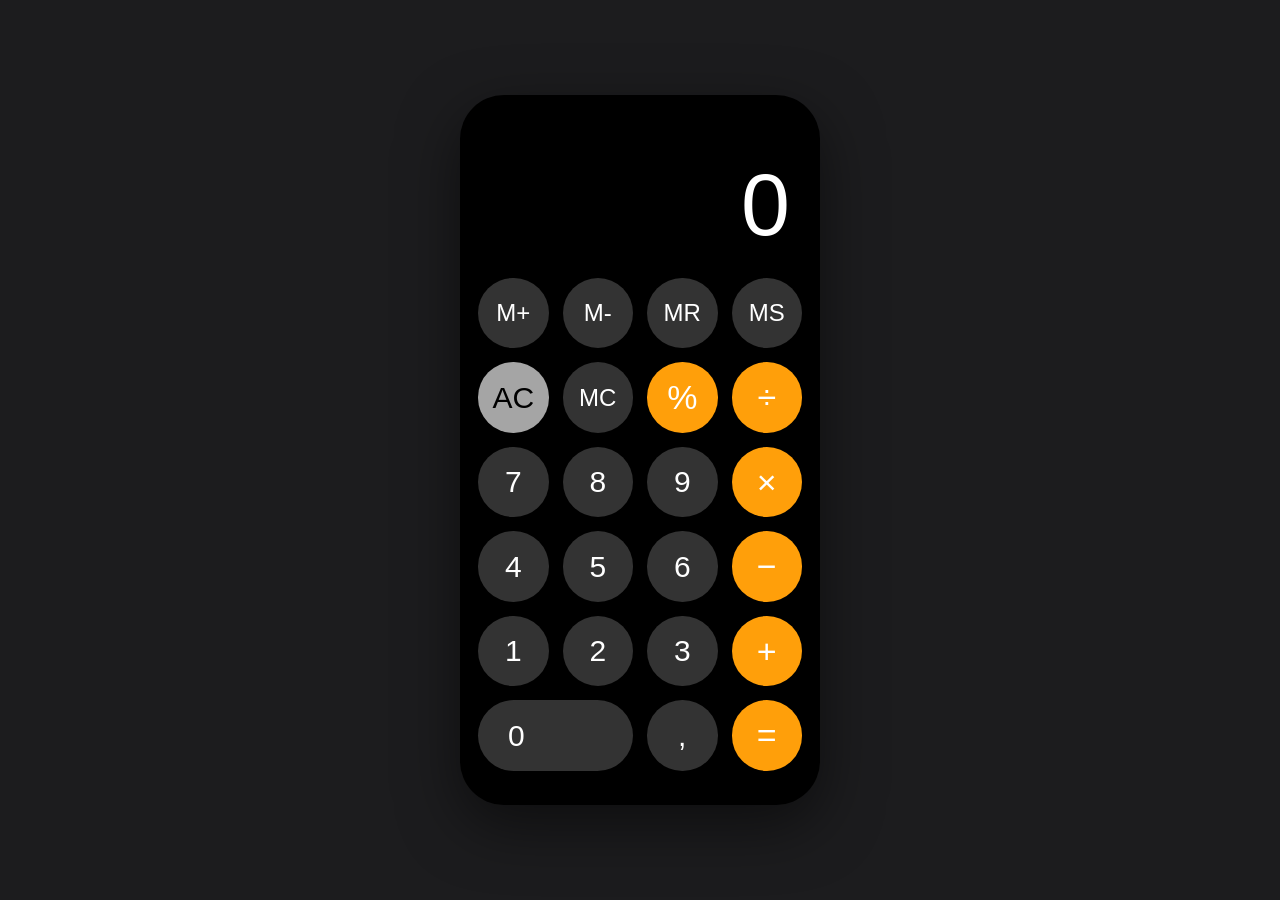
<file: 1/index.html>
<!DOCTYPE html>
<html lang="ru">
<head>
<meta charset="UTF-8">
<meta name="viewport" content="width=device-width, initial-scale=1, viewport-fit=cover">
<title>Калькулятор</title>
<link rel="stylesheet" href="style.css">
</head>
<body>
  <div class="phone">
    <div class="display-wrap">
      <div class="display" id="display">0</div>
    </div>
    <div class="grid">
      <button class="mem" data-mem="M+">M+</button>
      <button class="mem" data-mem="M-">M-</button>
      <button class="mem" data-mem="MR">MR</button>
      <button class="mem" data-mem="MS">MS</button>

      <button class="func" data-action="clear">AC</button>
      <button class="mem" data-mem="MC">MC</button>
      <button class="op" data-op="%">%</button>
      <button class="op" data-op="/">÷</button>

      <button class="num" data-num="7">7</button>
      <button class="num" data-num="8">8</button>
      <button class="num" data-num="9">9</button>
      <button class="op" data-op="*">×</button>

      <button class="num" data-num="4">4</button>
      <button class="num" data-num="5">5</button>
      <button class="num" data-num="6">6</button>
      <button class="op" data-op="-">−</button>

      <button class="num" data-num="1">1</button>
      <button class="num" data-num="2">2</button>
      <button class="num" data-num="3">3</button>
      <button class="op" data-op="+">+</button>

      <button class="num zero" data-num="0">0</button>
      <button class="dot" data-action="dot">,</button>
      <button class="op" data-action="equals">=</button>
    </div>
  </div>
  <script src="script.js"></script>
</body>
</html>
</file>
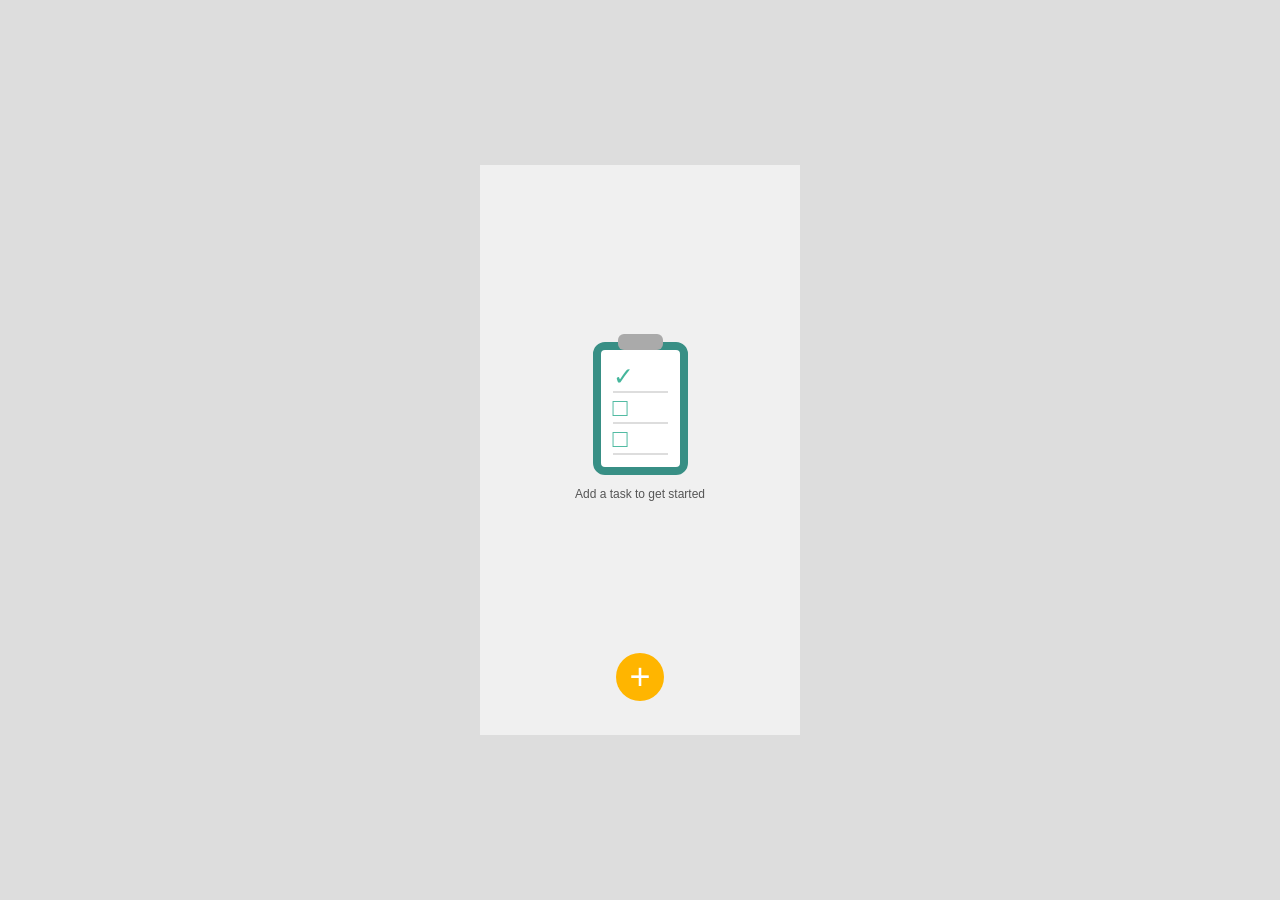
<file: 2/index.html>
<!DOCTYPE html>
<html lang="ru">
<head>
  <meta charset="UTF-8">
  <meta name="viewport" content="width=device-width, initial-scale=1">
  <title>TodoList</title>
  <link rel="stylesheet" href="style.css">
</head>
<body>
  <main class="phone">
    <section id="list-screen">
      <ul id="tasks"></ul>
      <div id="empty">
        <div class="clipboard"><span>✓</span><span>□</span><span>□</span></div>
        <p>Add a task to get started</p>
      </div>
      <button id="add" class="round" aria-label="Создать задачу">+</button>
    </section>
    <section id="modal" hidden>
      <form id="task-form">
        <div class="toolbar">
          <button type="button" id="back" aria-label="Назад">←</button>
          <button type="submit" aria-label="Сохранить">✓</button>
        </div>
        <textarea id="task-text" placeholder="Add New Task..." aria-label="Текст задачи" maxlength="500" required></textarea>
      </form>
    </section>
  </main>
  <script src="script.js"></script>
</body>
</html>
</file>
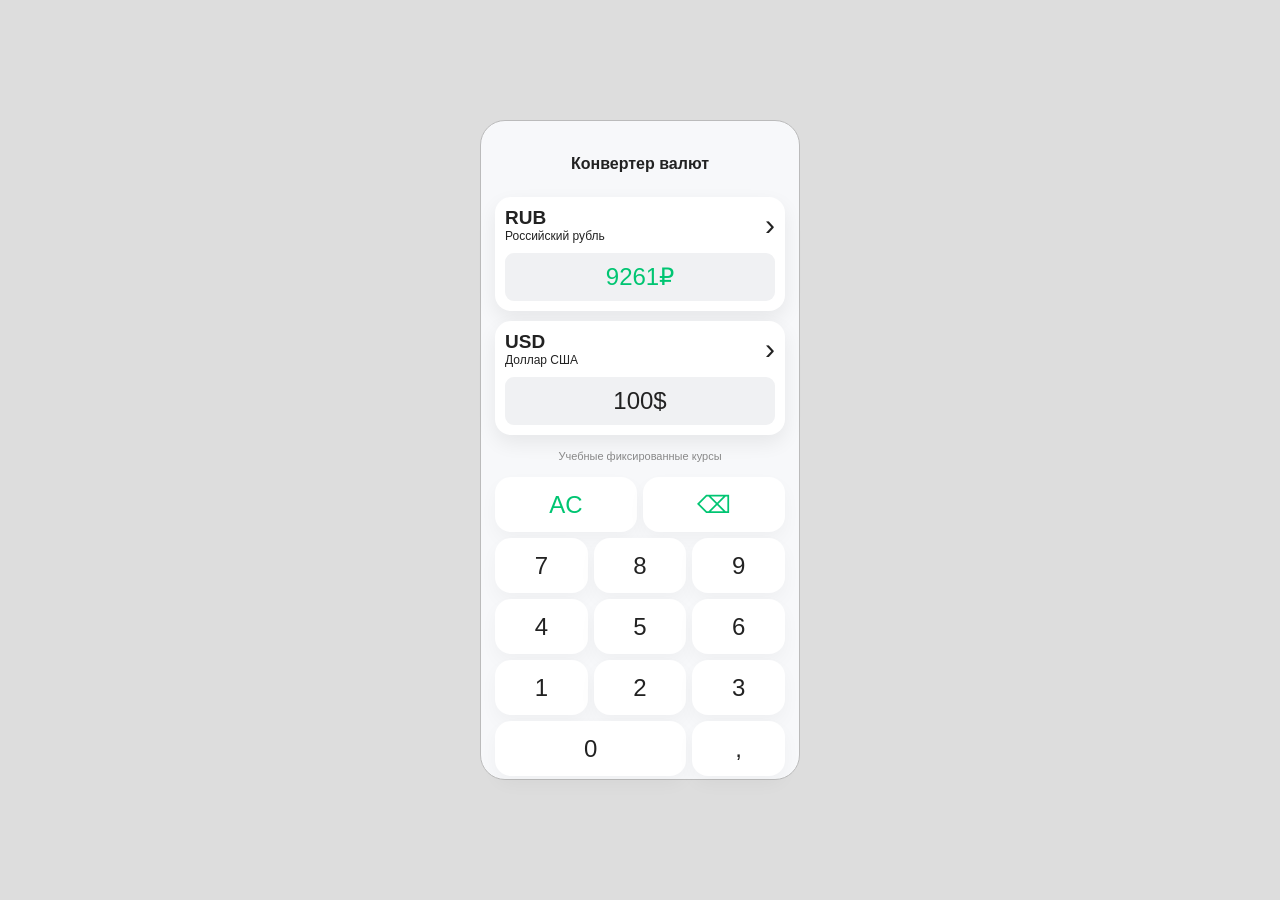
<file: 3/index.html>
<!DOCTYPE html>
<html lang="ru">
<head>
  <meta charset="UTF-8">
  <meta name="viewport" content="width=device-width, initial-scale=1">
  <title>Конвертер валют</title>
  <link rel="stylesheet" href="style.css">
</head>
<body>
  <main class="phone">
    <section id="converter">
      <h1>Конвертер валют</h1>
      <div class="card">
        <button class="currency" data-field="0"><span><b id="code-0"></b><small id="name-0"></small></span><span>›</span></button>
        <button class="amount active" id="amount-0" aria-label="Первая сумма"></button>
      </div>
      <div class="card">
        <button class="currency" data-field="1"><span><b id="code-1"></b><small id="name-1"></small></span><span>›</span></button>
        <button class="amount" id="amount-1" aria-label="Вторая сумма"></button>
      </div>
      <p class="note">Учебные фиксированные курсы</p>
      <div class="actions"><button data-key="AC">AC</button><button data-key="back" aria-label="Удалить цифру">⌫</button></div>
      <div class="keyboard">
        <button data-key="7">7</button><button data-key="8">8</button><button data-key="9">9</button>
        <button data-key="4">4</button><button data-key="5">5</button><button data-key="6">6</button>
        <button data-key="1">1</button><button data-key="2">2</button><button data-key="3">3</button>
        <button data-key="0" class="zero">0</button><button data-key=",">,</button>
      </div>
    </section>
    <section id="selector" hidden>
      <header><button id="back" aria-label="Назад">←</button><h1>Изменить валюту</h1></header>
      <input type="search" id="search" placeholder="Search currency..." aria-label="Поиск валюты">
      <div id="currencies"></div>
    </section>
  </main>
  <script src="data.js"></script>
  <script src="script.js"></script>
</body>
</html>
</file>
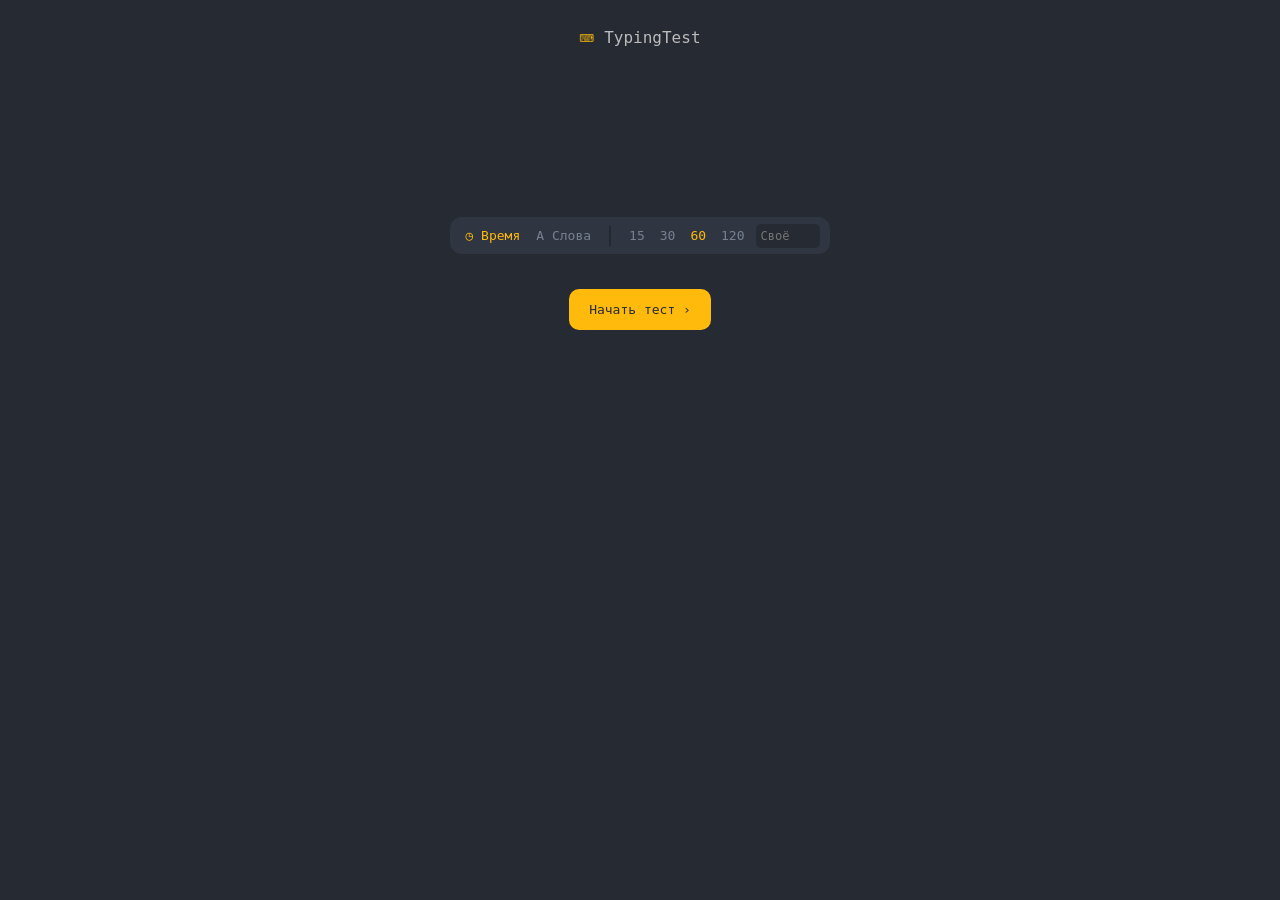
<file: 4/index.html>
<!DOCTYPE html>
<html lang="ru">
<head>
  <meta charset="UTF-8">
  <meta name="viewport" content="width=device-width, initial-scale=1">
  <title>TypingTest</title>
  <link rel="stylesheet" href="style.css">
</head>
<body>
  <header><span class="logo">⌨</span> TypingTest</header>
  <main>
    <section id="test">
      <div id="settings">
        <button data-mode="time" class="active">◷ Время</button>
        <button data-mode="words">А Слова</button>
        <span class="divider"></span>
        <div id="limits"></div>
        <input id="custom-limit" type="number" min="1" max="1000" placeholder="Своё" aria-label="Своё количество">
      </div>
      <button id="start" class="yellow">Начать тест ›</button>
      <div id="typing" hidden>
        <div id="progress"></div>
        <div id="text" aria-label="Текст для печати"></div>
        <textarea id="input" aria-label="Введите показанный текст" autocomplete="off" autocapitalize="off" spellcheck="false"></textarea>
        <p id="hint">Нажмите на текст и печатайте</p>
        <button id="restart">Заново ⟳</button>
      </div>
    </section>
    <section id="result" hidden>
      <div class="stats">
        <div><small>тип теста</small><span id="result-mode"></span></div>
        <div><small>cpm</small><span id="cpm"></span></div>
        <div><small>точность</small><span id="accuracy"></span></div>
        <div><small>символы</small><span id="characters"></span></div>
        <div><small>ошибки</small><span id="errors"></span></div>
      </div>
      <div class="result-actions"><button id="again">Заново ⟳</button><button id="next" class="yellow">Следующий тест ›</button></div>
    </section>
  </main>
  <script src="script.js"></script>
</body>
</html>
</file>
<file: 1/style.css>
:root {
  --bg: #000;
  --display: #fff;
  --gray: #333;
  --gray-hover: #444;
  --light: #a5a5a5;
  --light-hover: #bcbcbc;
  --orange: #ff9f0a;
  --orange-hover: #ffb43f;
  --orange-active: #fff;
  --gap: 14px;
}

* {
  margin: 0;
  padding: 0;
  box-sizing: border-box;
  user-select: none;
  -webkit-tap-highlight-color: transparent;
}

html, body { height: 100%; }

body {
  background: #1c1c1e;
  font-family: -apple-system, BlinkMacSystemFont, "SF Pro Display", "Segoe UI", Roboto, sans-serif;
  display: flex;
  align-items: center;
  justify-content: center;
  padding: 20px;
}

.phone {
  width: 100%;
  max-width: 360px;
  background: var(--bg);
  border-radius: 44px;
  padding: 22px 18px 34px;
  box-shadow: 0 20px 60px rgba(0, 0, 0, .5);
}

.display-wrap { position: relative; }

.display {
  color: var(--display);
  text-align: right;
  font-weight: 300;
  font-size: clamp(56px, 22vw, 88px);
  line-height: 1.1;
  padding: 40px 12px 24px;
  min-height: 140px;
  display: flex;
  align-items: flex-end;
  justify-content: flex-end;
  overflow: hidden;
  word-break: break-all;
}

.display.mem::before {
  content: "M";
  position: absolute;
  left: 34px;
  color: var(--orange);
  font-size: 20px;
  font-weight: 500;
}

.grid {
  display: grid;
  grid-template-columns: repeat(4, 1fr);
  gap: var(--gap);
}

button {
  border: none;
  aspect-ratio: 1 / 1;
  border-radius: 50%;
  font-size: 30px;
  font-weight: 400;
  color: #fff;
  cursor: pointer;
  transition: filter .12s, background .12s;
  display: flex;
  align-items: center;
  justify-content: center;
}

.num, .dot { background: var(--gray); }
.num:hover, .dot:hover { background: var(--gray-hover); }

.mem { background: var(--gray); font-size: 24px; }
.mem:hover { background: var(--gray-hover); }

.func { background: var(--light); color: #000; }
.func:hover { background: var(--light-hover); }

.op { background: var(--orange); font-size: 34px; }
.op:hover { background: var(--orange-hover); }
.op.active { background: var(--orange-active); color: var(--orange); }

.zero {
  grid-column: span 2;
  aspect-ratio: auto;
  border-radius: 40px;
  justify-content: flex-start;
  padding-left: 30px;
}

button:active { filter: brightness(1.3); }
</file>
<file: 2/style.css>
* { box-sizing: border-box; }
body { margin: 0; background: #ddd; font: 14px Arial, sans-serif; min-height: 100vh; display: grid; place-items: center; }
button { cursor: pointer; font: inherit; border: 0; background: transparent; }
.phone { width: 320px; height: 570px; max-width: 100%; background: #f0f0f0; position: relative; padding: 14px; }
[hidden] { display: none !important; }
#tasks { list-style: none; padding: 0; margin: 0; max-height: 480px; overflow-y: auto; }
.task { display: flex; align-items: center; gap: 8px; background: white; border-radius: 6px; margin-bottom: 10px; padding: 10px; }
.task p { flex: 1; margin: 0; overflow-wrap: anywhere; }
.task.done p { color: #aaa; text-decoration: line-through; }
.check { background: #eee; border-radius: 50%; width: 18px; height: 18px; padding: 0; color: white; flex-shrink: 0; }
.done .check { background: #20c9ad; }
.delete { color: #ff3030; font-size: 19px; padding: 0; }
.edit { padding: 0; font-size: 18px; }
.round { position: absolute; bottom: 34px; left: calc(50% - 24px); width: 48px; height: 48px; border-radius: 50%; background: #ffb500; color: white; font-size: 36px; font-weight: 300; }
#empty { position: absolute; top: 31%; left: 0; width: 100%; text-align: center; color: #555; font-size: 12px; }
.clipboard { margin: auto; width: 95px; border: 8px solid #388f85; border-radius: 12px; background: white; padding: 12px; position: relative; text-align: left; }
.clipboard::before { content: ''; position: absolute; width: 45px; height: 16px; background: #aaa; border-radius: 6px; top: -16px; left: 17px; }
.clipboard span { display: block; font-size: 25px; color: #45b69c; border-bottom: 2px solid #ddd; }
.toolbar { display: flex; justify-content: space-between; margin: 4px 12px 16px; }
.toolbar button { color: #ffb500; font-size: 25px; }
textarea { width: 100%; height: 440px; padding: 4px 16px; border: 0; outline: 0; resize: none; background: transparent; font: 14px Arial, sans-serif; }
textarea::placeholder { color: #999; }
</file>
<file: 3/style.css>
* { box-sizing: border-box; }
body { margin: 0; min-height: 100vh; background: #ddd; display: grid; place-items: center; font: 16px Arial, sans-serif; color: #222; }
button, input { font: inherit; }
button { border: 0; cursor: pointer; color: inherit; }
.phone { width: 320px; max-width: 100%; height: 660px; background: #f7f8fa; border: 1px solid #bbb; border-radius: 25px; padding: 22px 14px; }
h1 { font-size: 16px; text-align: center; margin: 12px 0 24px; }
.card { background: white; padding: 10px; border-radius: 16px; margin: 10px 0; box-shadow: 0 8px 20px #00000012; }
.currency { width: 100%; display: flex; align-items: center; justify-content: space-between; background: transparent; text-align: left; padding: 0 0 10px; }
b { display: block; font-size: 19px; }
small { display: block; font-size: 12px; }
.currency > span:last-child { font-size: 30px; }
.amount { background: #f0f1f3; width: 100%; padding: 10px 4px; border-radius: 9px; font-size: 24px; overflow-wrap: anywhere; }
.active, .actions button, .tick { color: #00c572; }
.note { color: #888; font-size: 11px; text-align: center; margin: 15px 0; }
.actions, .keyboard { display: grid; gap: 6px; }
.actions { grid-template-columns: 1fr 1fr; margin-bottom: 6px; }
.keyboard { grid-template-columns: repeat(3, 1fr); }
.actions button, .keyboard button { background: white; height: 55px; border-radius: 16px; font-size: 24px; box-shadow: 0 8px 18px #00000009; }
button:active { background: #e5e7ea; }
.zero { grid-column: span 2; }
[hidden] { display: none !important; }
header { position: relative; }
header button { position: absolute; top: -6px; left: 0; background: transparent; font-size: 26px; }
#search { width: 100%; border: 0; border-bottom: 2px solid #aaa; background: transparent; padding: 12px 5px; outline-color: #00c572; margin-bottom: 15px; }
#currencies { max-height: 495px; overflow-y: auto; }
.option { width: 100%; border-radius: 15px; background: white; display: flex; text-align: left; align-items: center; justify-content: space-between; padding: 12px; margin-bottom: 8px; }
.tick { font-size: 25px; }
</file>
<file: 4/style.css>
* { box-sizing: border-box; }
body { margin: 0; background: #262a33; color: #778090; min-height: 100vh; font: 17px Consolas, monospace; }
header { text-align: center; padding: 24px; color: #bbb; font-size: 16px; }
.logo { color: #ffba0b; font-size: 25px; vertical-align: middle; }
main { max-width: 1100px; margin: 140px auto 0; padding: 0 30px 60px; text-align: center; }
button { color: #778090; font: 13px Consolas, monospace; background: #303641; border: 0; border-radius: 10px; padding: 13px 20px; cursor: pointer; }
button:hover { color: #ddd; }
.yellow { background: #ffba0b; color: #282b33; }
.yellow:hover { color: #000; background: #ffca40; }
#settings { display: inline-flex; align-items: center; flex-wrap: wrap; justify-content: center; gap: 6px; background: #303641; padding: 6px 10px; border-radius: 12px; margin-bottom: 35px; }
#settings button { padding: 5px; border-radius: 4px; }
#settings .active { color: #ffba0b; }
.divider { width: 2px; height: 20px; background: #252932; margin: 0 7px; }
#limits { display: flex; gap: 5px; }
#custom-limit { width: 64px; background: #262a33; color: #ffba0b; border: 0; padding: 5px; font: 12px Consolas, monospace; border-radius: 5px; }
#start { display: block; margin: 0 auto; }
[hidden] { display: none !important; }
#typing { position: relative; }
#progress { text-align: left; color: #ffba0b; margin-bottom: 8px; }
#text { text-align: left; line-height: 1.75; letter-spacing: 0.4px; height: 190px; overflow-y: auto; overflow-wrap: anywhere; cursor: text; white-space: pre-wrap; }
.word { display: inline-block; margin-right: 0.6em; }
.correct { color: #eee; }
.wrong { color: #ff465a; text-decoration: underline; }
.extra { color: #982536; text-decoration: underline; }
.invalid { text-decoration: underline; text-decoration-color: #ff465a; }
.cursor { border-left: 2px solid #ffba0b; margin-left: -2px; }
#input { position: absolute; width: 1px; height: 1px; opacity: 0; top: 30px; left: 0; resize: none; }
#hint { font-size: 12px; margin: 12px 0 20px; }
.stats { display: flex; justify-content: center; gap: 40px; flex-wrap: wrap; padding: 25px 0; }
.stats small { display: block; font-size: 12px; margin-bottom: 18px; }
.stats span { color: #ffba0b; font-size: 21px; }
.result-actions { display: flex; gap: 16px; justify-content: center; margin-top: 90px; }
@media (max-width: 600px) { main { margin-top: 60px; padding: 0 18px 30px; } #text { height: 240px; } .stats { gap: 25px; } .result-actions { margin-top: 40px; } }
</file>
